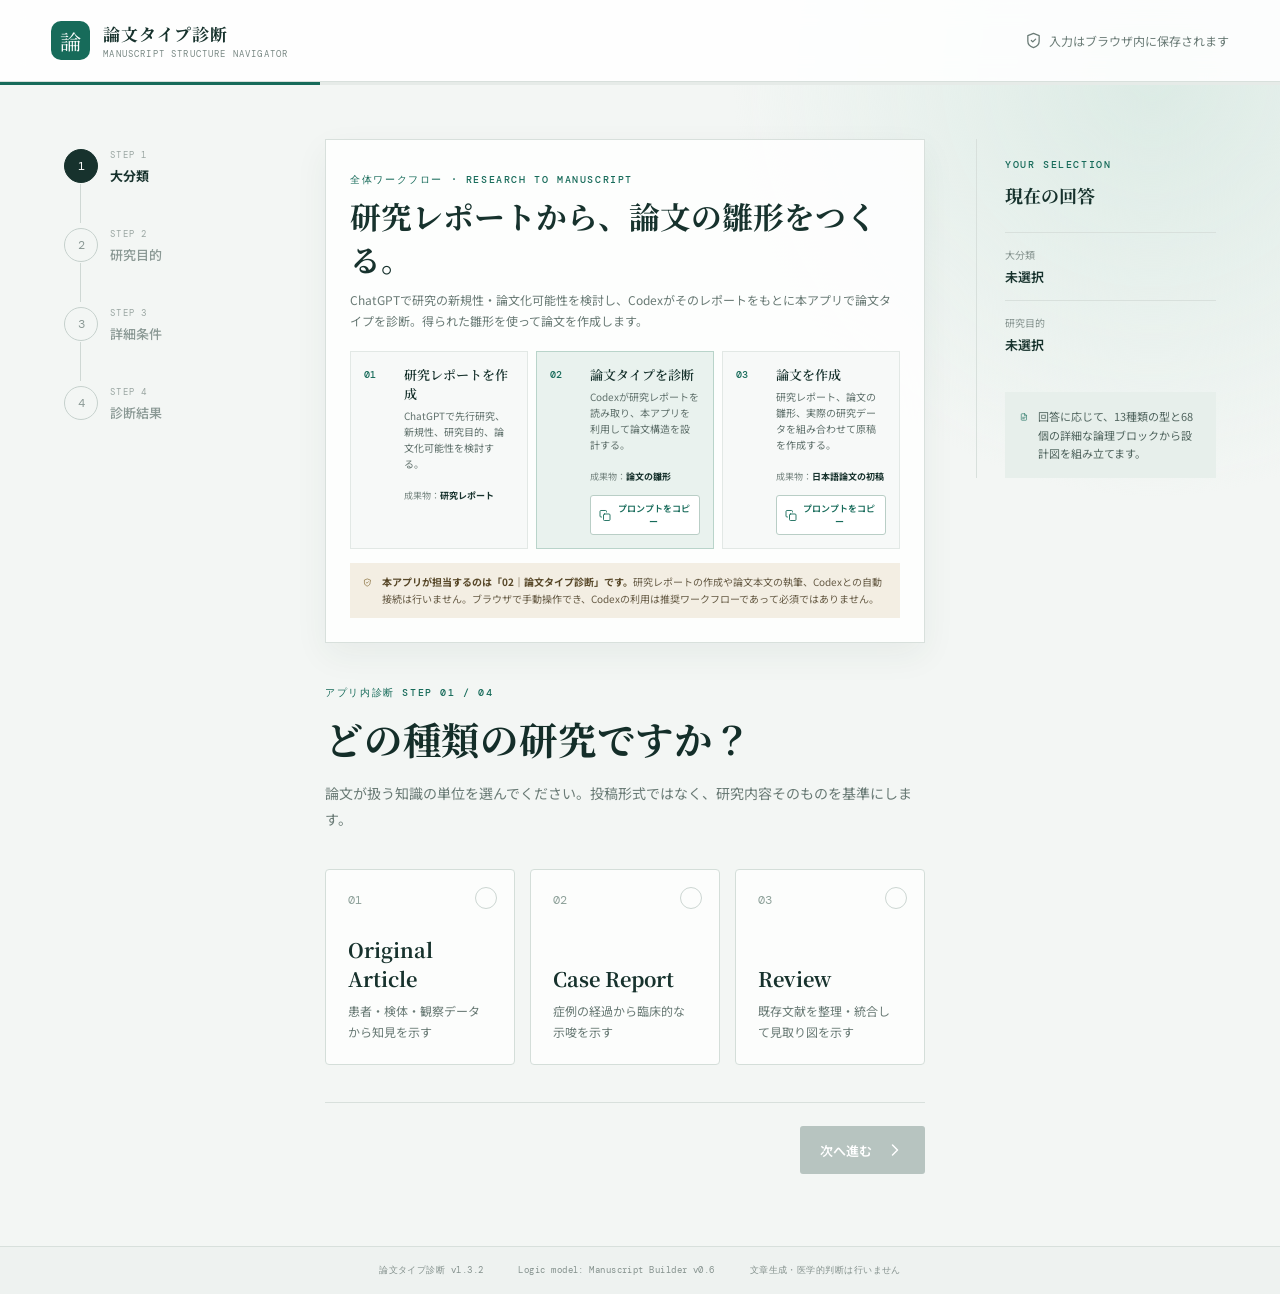
<file: index.html>
<!doctype html>
<html lang="ja">
  <head>
    <meta charset="UTF-8" />
    <meta name="viewport" content="width=device-width, initial-scale=1.0" />
    <meta name="theme-color" content="#f4f7f5" />
    <meta name="description" content="研究内容から、最適な論文構造を設計する" />
    <title>論文タイプ診断</title>
    <script type="module" crossorigin src="./assets/index-CBpnWUtZ.js"></script>
    <link rel="stylesheet" crossorigin href="./assets/index-CGlWUYKz.css">
  </head>
  <body>
    <div id="root"></div>
  </body>
</html>
</file>
<file: assets/index-CGlWUYKz.css>
@import "https://fonts.googleapis.com/css2?family=DM+Mono:wght@400;500&family=Noto+Sans+JP:wght@400;500;600;700&family=Noto+Serif+JP:wght@600;700&display=swap";:root{color:#17322d;font-synthesis:none;--ink:#17322d;--muted:#697a75;--green:#176b5a;--green-dark:#0d5143;--mint:#dcece6;--line:#d8e0dc;--paper:#fff;--cream:#f4f0e8;background:#f3f6f4;font-family:Noto Sans JP,sans-serif}*{box-sizing:border-box}html{scroll-behavior:smooth}body{background:radial-gradient(circle at 90% 6%,#dcebe5 0,#0000 25%),#f3f6f4;min-width:320px;min-height:100vh;margin:0}button,input{font:inherit}button{color:inherit}button:focus-visible,input:focus-visible{outline-offset:2px;outline:3px solid #8bc5b8}.app-shell{flex-direction:column;min-height:100vh;display:flex}header{-webkit-backdrop-filter:blur(12px);backdrop-filter:blur(12px);border-bottom:1px solid var(--line);z-index:5;background:#ffffffe0;justify-content:space-between;align-items:center;height:82px;padding:0 clamp(22px,4vw,68px);display:flex;position:relative}.brand{color:var(--ink);align-items:center;gap:13px;text-decoration:none;display:flex}.brand>span{background:var(--green);color:#fff;border-radius:10px;place-items:center;width:39px;height:39px;font-family:Noto Serif JP,serif;font-size:21px;display:grid}.brand div{flex-direction:column;display:flex}.brand strong{letter-spacing:.06em;font-family:Noto Serif JP,serif;font-size:17px}.brand small{color:#7a8985;letter-spacing:.13em;margin-top:2px;font-family:DM Mono,monospace;font-size:9px}.header-note{color:var(--muted);align-items:center;gap:7px;font-size:12px;display:flex}.progress-line{background:#e6ebe8;height:3px}.progress-line i{background:var(--green);height:100%;transition:width .35s;display:block}.wizard-layout{flex:1;grid-template-columns:210px minmax(0,790px) 240px;gap:clamp(24px,4vw,65px);width:min(1430px,100%);margin:0 auto;padding:54px clamp(24px,5vw,72px) 72px;display:grid}.step-rail{flex-direction:column;gap:0;padding-top:10px;display:flex}.step-rail button{text-align:left;cursor:pointer;background:0 0;border:0;grid-template-rows:17px 22px;grid-template-columns:34px 1fr;column-gap:12px;padding:0 0 40px;display:grid;position:relative}.step-rail button:disabled{cursor:default}.step-rail button:not(:last-child):after{content:"";background:#cfd8d4;width:1px;height:39px;position:absolute;top:35px;left:16px}.step-rail button>span{color:#8b9995;z-index:1;background:#f3f6f4;border:1px solid #c5d0cc;border-radius:50%;grid-row:1/3;place-items:center;width:34px;height:34px;font-family:DM Mono;font-size:12px;display:grid}.step-rail button em{color:#9aa6a2;letter-spacing:.14em;font-family:DM Mono;font-size:9px;font-style:normal}.step-rail button strong{color:#8b9995;font-size:13px;font-weight:500}.step-rail button.current>span{background:var(--ink);color:#fff;border-color:var(--ink)}.step-rail button.current strong{color:var(--ink);font-weight:700}.step-rail button.done>span{background:var(--mint);color:var(--green);border-color:#b7d4ca}.step-rail button.done:after{background:#94b9ae}.wizard-main{min-width:0}.workflow-intro{border:1px solid var(--line);background:#ffffffdb;margin:0 0 34px;padding:24px;box-shadow:0 12px 32px #1d41380f}.workflow-lead h1{margin:7px 0 8px;font:700 clamp(24px,2.4vw,34px)/1.4 Noto Serif JP}.workflow-lead>p{color:var(--muted);max-width:690px;margin:0;font-size:12px;line-height:1.75}.workflow-steps{grid-template-columns:repeat(3,1fr);gap:8px;margin:20px 0 14px;padding:0;list-style:none;display:grid}.workflow-steps>li{background:#f7f9f8;border:1px solid #e2e8e5;grid-template-columns:30px 1fr;gap:10px;min-width:0;padding:13px;display:grid}.workflow-steps>li.current-role{background:#e9f2ee;border-color:#b9d4ca}.workflow-steps>li>span{color:var(--green);padding-top:3px;font:500 10px DM Mono}.workflow-steps h2{margin:0 0 5px;font:600 13px Noto Serif JP}.workflow-steps p{color:#60716c;margin:0 0 8px;font-size:10px;line-height:1.6}.workflow-steps small{color:#788782;font-size:9px}.workflow-steps small strong{color:var(--ink)}.workflow-boundary{color:#806630;background:#f3eee3;align-items:flex-start;gap:10px;padding:11px 13px;display:flex}.workflow-boundary p{color:#665b45;margin:0;font-size:10px;line-height:1.65}.workflow-boundary strong{color:#574728}.step-heading{margin-bottom:36px}.eyebrow{letter-spacing:.16em;color:var(--green);font-family:DM Mono,monospace;font-size:10px;font-weight:500}.step-heading h1,.needs-input h1{letter-spacing:.02em;color:#142e29;margin:12px 0 15px;font-family:Noto Serif JP,serif;font-size:clamp(30px,3vw,43px);line-height:1.35}.step-heading p{color:var(--muted);max-width:680px;font-size:14px;line-height:1.9}.family-grid{grid-template-columns:repeat(3,1fr);gap:15px;display:grid}.choice{text-align:left;cursor:pointer;background:#ffffffc7;border:1px solid #d4ded9;border-radius:4px;gap:15px;width:100%;padding:22px;transition:all .2s;display:flex;position:relative}.family-grid .choice{flex-direction:column;justify-content:space-between;min-height:196px}.choice:hover{border-color:#88ad9f;transform:translateY(-2px);box-shadow:0 9px 25px #1d413814}.choice.selected{border:2px solid var(--green);background:#f8fbf9;padding:21px;box-shadow:0 12px 30px #176b5a1c}.choice-index{color:#8da099;font-family:DM Mono,monospace;font-size:12px}.choice-copy{flex-direction:column;gap:8px;display:flex}.choice-copy strong{font-family:Noto Serif JP,serif;font-size:20px}.choice-copy small{color:var(--muted);font-size:12px;line-height:1.7}.choice-check{color:#fff;border:1px solid #ccd6d2;border-radius:50%;place-items:center;width:22px;height:22px;display:grid;position:absolute;top:17px;right:17px}.selected .choice-check{background:var(--green);border-color:var(--green)}.purpose-list{grid-template-columns:1fr 1fr;gap:11px;display:grid}.purpose-list .choice{align-items:flex-start;min-height:94px;padding:17px 18px}.purpose-list .choice.selected{padding:16px 17px}.purpose-list .choice-copy strong{font-family:Noto Sans JP;font-size:15px}.purpose-list .choice-index{padding-top:2px}.wizard-actions{border-top:1px solid var(--line);justify-content:space-between;align-items:center;margin-top:37px;padding-top:23px;display:flex}.primary,.secondary,.text-button,.action-bar button{cursor:pointer;border:0}.primary{background:var(--green);color:#fff;border-radius:3px;align-items:center;gap:13px;padding:14px 20px;font-size:13px;font-weight:600;display:flex;box-shadow:0 8px 20px #176b5a2e}.primary:hover{background:var(--green-dark)}.primary:disabled{box-shadow:none;cursor:not-allowed;background:#b7c4c0}.secondary{background:0 0;border:1px solid #bfcac6;border-radius:3px;padding:12px 18px;font-size:13px}.context-panel{border-left:1px solid var(--line);align-self:start;padding:10px 0 0 28px;position:sticky;top:30px}.context-panel h2{margin:9px 0 24px;font-family:Noto Serif JP;font-size:18px}.context-panel dl{margin:0}.context-panel dl div{border-top:1px solid var(--line);padding:14px 0}.context-panel dt{color:#84928e;margin-bottom:5px;font-size:10px}.context-panel dd{margin:0;font-size:13px;font-weight:600}.context-tip{color:var(--green);background:#e7efeb;gap:10px;margin-top:24px;padding:15px;display:flex}.context-tip p{color:#50645e;margin:0;font-size:11px;line-height:1.7}.details-form{flex-direction:column;gap:28px;display:flex}fieldset{border:0;margin:0;padding:0}legend{margin-bottom:11px;font-size:14px;font-weight:700}legend span{color:var(--green);vertical-align:2px;background:#e5efeb;margin-left:5px;padding:3px 6px;font-size:9px}.optional{color:#71817c;background:#eef0ef}.segmented{flex-wrap:wrap;gap:7px;display:flex}.segmented button{cursor:pointer;background:#fff;border:1px solid #cfd9d5;border-radius:3px;padding:10px 14px;font-size:12px}.segmented button.active{border-color:var(--green);background:var(--green);color:#fff}.details-form fieldset>small{color:#7b8985;margin-top:8px;font-size:11px;display:block}.details-form input{background:#fff;border:1px solid #cfd9d5;border-radius:3px;width:100%;padding:12px 14px;font-size:13px}.privacy-note{color:#315f53;background:#edf3f0;border-left:3px solid #7da99b;gap:13px;padding:15px;display:flex}.privacy-note strong{font-size:12px}.privacy-note p{color:#657771;margin:4px 0 0;font-size:11px;line-height:1.6}footer{border-top:1px solid var(--line);color:#84918d;letter-spacing:.05em;background:#eef2f0;justify-content:center;gap:35px;padding:17px 24px;font:9px DM Mono,monospace;display:flex}.result-page{flex:1;width:min(1420px,100%);margin:0 auto;padding:42px clamp(24px,5vw,70px) 80px}.result-delivery-note{text-align:center;max-width:980px;margin:0 auto 20px}.result-delivery-note h1{margin:7px 0 8px;font:700 clamp(24px,3vw,36px) Noto Serif JP}.result-delivery-note p{color:var(--muted);max-width:850px;margin:0 auto 7px;font-size:13px;line-height:1.8}.result-delivery-note small{color:#7e6a43;background:#f4f0e8;padding:8px 12px;line-height:1.6;display:block}.result-hero{background:var(--ink);color:#fff;grid-template-columns:1.4fr 1fr;min-height:280px;display:grid;position:relative;overflow:hidden}.result-hero:before{content:"";border:1px solid #ffffff14;border-radius:50%;width:320px;height:320px;position:absolute;top:-160px;right:-140px;box-shadow:0 0 0 60px #ffffff06,0 0 0 120px #ffffff04}.result-main{padding:42px 48px}.result-kicker{letter-spacing:.14em;color:#9cc9bb;align-items:center;gap:8px;font:10px DM Mono;display:flex}.result-main>p{color:#aec0ba;margin:28px 0 8px;font-size:12px}.result-main h1{margin:0 0 30px;font:700 clamp(28px,4vw,48px) Noto Serif JP}.result-meta{gap:28px;display:flex}.result-meta span{flex-direction:column;gap:3px;font:11px DM Mono;display:flex}.result-meta small{color:#879e97;letter-spacing:.14em;font-size:8px}.result-reason{z-index:1;background:#ffffff12;border-left:1px solid #ffffff24;margin:32px 32px 32px 0;padding:29px 32px}.result-reason>span{letter-spacing:.15em;color:#9cc9bb;font:9px DM Mono}.result-reason p{color:#d7e0dd;font-size:13px;line-height:1.9}.result-reason code{color:#9eb1ab;font:9px DM Mono}.action-bar{z-index:4;background:#d5dedb;border:1px solid #d5dedb;gap:1px;margin:18px 0 34px;display:flex;position:sticky;top:0;box-shadow:0 8px 18px #203a3314}.action-bar button{background:#fff;flex:1;justify-content:center;align-items:center;gap:8px;padding:13px 17px;font-size:11px;display:flex}.action-bar button:hover{background:#f0f6f3}.action-bar .agent-copy{background:var(--green);color:#fff;flex:1.35}.result-layout{grid-template-columns:minmax(0,1fr) 300px;gap:31px;display:grid}.blueprint-heading{justify-content:space-between;align-items:end;margin-bottom:16px;display:flex}.blueprint-heading h2{margin:7px 0 0;font:700 26px Noto Serif JP}.block-total{color:#71817c;font:10px DM Mono}.section-card{background:#fff;border:1px solid #d8e0dc;margin-bottom:12px}.section-toggle{text-align:left;cursor:pointer;background:#f9fbfa;border:0;align-items:center;width:100%;padding:17px 19px;display:flex}.section-number{color:#7f918b;margin-right:15px;font:11px DM Mono}.section-toggle>span:nth-child(2){flex-direction:column;flex:1;display:flex}.section-toggle small{letter-spacing:.13em;color:#9aa6a2;font:8px DM Mono}.section-toggle strong{margin-top:2px;font:600 17px Noto Serif JP}.section-count{color:#8b9995;margin-right:16px;font:9px DM Mono}.chevron{transition:all .2s;transform:rotate(90deg)}.chevron.open{transform:rotate(-90deg)}.block-list{padding:0 15px 15px}.block-card{border-top:1px solid #e2e7e4;padding:21px 6px 5px}.block-top{grid-template-columns:38px 1fr auto;align-items:start;gap:9px;display:grid}.block-order{color:#9aa6a2;padding-top:4px;font:10px DM Mono}.block-title code{color:var(--green);background:#e9f2ee;padding:3px 6px;font:9px DM Mono}.block-title h3{margin:8px 0 15px;font-size:14px}.necessity{border-radius:20px;padding:4px 8px;font-size:9px}.necessity.required{color:#176b5a;background:#e0eee9}.necessity.recommended{color:#5e716b;background:#edf0ef}.necessity.conditional{color:#806630;background:#f2ead9}.block-grid{grid-template-columns:1.2fr .8fr;gap:0 23px;padding-left:47px;display:grid}.detail{margin:0 0 18px}.detail.full{grid-column:1/-1}.detail dt{color:#84938e;letter-spacing:.06em;margin-bottom:5px;font-size:9px;font-weight:700}.detail dd{color:#4e625c;margin:0;font-size:11px;line-height:1.75}.tags{flex-wrap:wrap;gap:5px;display:flex}.tags span{background:#fbfcfb;border:1px solid #dbe2df;flex-direction:column;gap:2px;padding:5px 7px;display:flex}.tags code,.variable-list code{color:#82918c;font:8px DM Mono}.inline-codes{flex-wrap:wrap;gap:5px;display:flex}.inline-codes code{background:#eef3f1;padding:4px 6px;font:9px DM Mono}.result-aside{flex-direction:column;gap:13px;display:flex}.result-aside>section{border:1px solid var(--line);background:#fff;padding:20px}.result-aside h3{margin:6px 0 15px;font:600 15px Noto Serif JP}.result-aside ul{margin:0;padding-left:18px}.result-aside li{color:#52665f;margin-bottom:9px;font-size:11px;line-height:1.7}.alternative{border-top:1px solid #e0e6e3;padding:12px 0}.alternative strong{font-size:12px;display:block}.alternative code{color:var(--green);font:8px DM Mono}.alternative p,.muted{color:#788782;margin:5px 0;font-size:10px;line-height:1.6}.variable-list{flex-wrap:wrap;gap:4px;display:flex}.variable-list code{background:#edf3f0;padding:4px 6px}.result-aside>section.limitation{color:#715f3c;background:#f4f0e8;gap:11px;display:flex}.limitation p{margin:0;font-size:10px;line-height:1.7}.result-footer{justify-content:center;gap:20px;margin-top:35px;display:flex}.text-button{color:#64766f;background:0 0;align-items:center;gap:7px;font-size:12px;display:flex}.toast{z-index:20;color:#fff;background:#183a32;align-items:center;gap:8px;padding:12px 18px;font-size:12px;display:flex;position:fixed;top:25px;right:25px;box-shadow:0 12px 30px #17322d40}.needs-input{text-align:center;border:1px solid var(--line);background:#fff;max-width:680px;margin:70px auto;padding:50px}.needs-input .status-orb{color:#745d2f;background:#efe5ce;border-radius:50%;place-items:center;width:46px;height:46px;margin:0 auto 15px;font:20px Noto Serif JP;display:grid}.needs-input p{color:var(--muted);font-size:13px;line-height:1.8}.needs-input ul{text-align:left;background:#f8f4ea;padding:18px 18px 18px 38px;font-size:12px;line-height:1.8}.needs-input .primary{margin:22px auto 0}@media (width<=1080px){.wizard-layout{grid-template-columns:150px minmax(0,1fr)}.context-panel{display:none}.workflow-steps{grid-template-columns:1fr}.workflow-steps>li{grid-template-columns:34px 1fr}.result-layout{grid-template-columns:minmax(0,1fr) 260px}.result-hero{grid-template-columns:1fr}.result-reason{margin:0 32px 32px}.result-main{padding-bottom:20px}}@media (width<=760px){header{height:70px;padding:0 18px}.header-note{display:none}.brand strong{font-size:15px}.wizard-layout{padding:28px 18px 50px;display:block}.step-rail{flex-direction:row;margin-bottom:34px}.step-rail button{flex-direction:column;flex:1;align-items:center;padding:0;display:flex}.step-rail button>span{width:29px;height:29px}.step-rail button em{margin-top:5px}.step-rail button strong{display:none}.step-rail button:not(:last-child):after{width:calc(100% - 32px);height:1px;top:14px;left:calc(50% + 16px)}.workflow-intro{margin-bottom:28px;padding:17px}.workflow-lead h1{font-size:24px}.workflow-steps{grid-template-columns:1fr}.workflow-boundary{padding:10px}.step-heading h1{font-size:29px}.family-grid,.purpose-list{grid-template-columns:1fr}.family-grid .choice{min-height:126px}.choice-copy strong{font-size:18px}.wizard-actions{z-index:3;background:#f3f6f4f0;margin-top:25px;padding:15px 0;position:sticky;bottom:0}.segmented button{flex:1;min-width:90px}.result-page{padding:24px 14px 55px}.result-delivery-note{text-align:left}.result-delivery-note h1{font-size:25px}.result-main{padding:30px 24px}.result-main h1{font-size:29px}.result-meta{flex-wrap:wrap;gap:16px}.result-reason{margin:0 15px 15px;padding:20px}.action-bar{flex-wrap:wrap;position:static}.action-bar button{flex:45%;padding:12px 8px}.action-bar .agent-copy{flex-basis:100%}.result-layout{display:block}.result-aside{margin-top:20px}.block-grid{padding-left:0;display:block}.block-top{grid-template-columns:30px 1fr}.necessity{grid-column:2;justify-self:start;margin-bottom:10px}.section-toggle{padding:14px 12px}.section-count{display:none}.blueprint-heading h2{font-size:21px}.result-footer{flex-direction:column;align-items:center}footer{text-align:center;flex-direction:column;gap:8px}}@media (prefers-reduced-motion:reduce){*{scroll-behavior:auto!important;transition:none!important}}.presentation-outline{margin-bottom:34px}.presentation-note{border-left:4px solid var(--green);background:#e9f2ee;margin-bottom:12px;padding:18px 20px}.presentation-note strong{font:600 17px Noto Serif JP}.presentation-note p{margin:6px 0;font-size:12px;line-height:1.8}.presentation-note small{color:#667a73;line-height:1.6}.presentation-outline.compact .presentation-note{background:#f3eee3;border-left-color:#9a7940}.presentation-list{margin:0;padding:0;list-style:none}.presentation-list>li{border:1px solid var(--line);background:#fff;grid-template-columns:minmax(0,1fr) minmax(280px,.9fr);gap:22px;margin-bottom:9px;padding:18px 20px;display:grid}.presentation-list h3{margin:7px 0;font:600 15px Noto Serif JP}.presentation-list p{color:#52665f;margin:0;font-size:11px;line-height:1.75}.presentation-list code{color:var(--green);background:#edf3f0;margin:2px;padding:3px 5px;font:9px DM Mono}.presentation-list dl{margin:0}.presentation-list dt{color:#84938e;margin:0 0 5px;font-size:9px;font-weight:700}.presentation-list dd{flex-wrap:wrap;margin:0 0 12px;display:flex}.presentation-list dd ul{margin:0;padding-left:17px}.presentation-list dd li{color:#52665f;font-size:10px;line-height:1.6}@media (width<=760px){.presentation-list>li{grid-template-columns:1fr}.presentation-note{padding:15px}}.workflow-copy{color:var(--green);cursor:pointer;background:#fff;border:1px solid #b9cec6;border-radius:3px;align-items:center;gap:5px;margin-top:10px;padding:6px 8px;font-size:9px;font-weight:600;display:flex}.workflow-copy:hover{background:#f0f6f3;border-color:#7eaa9c}.workflow-copy-error{color:#8a513f;margin:-5px 0 12px;font-size:10px}
</file>
